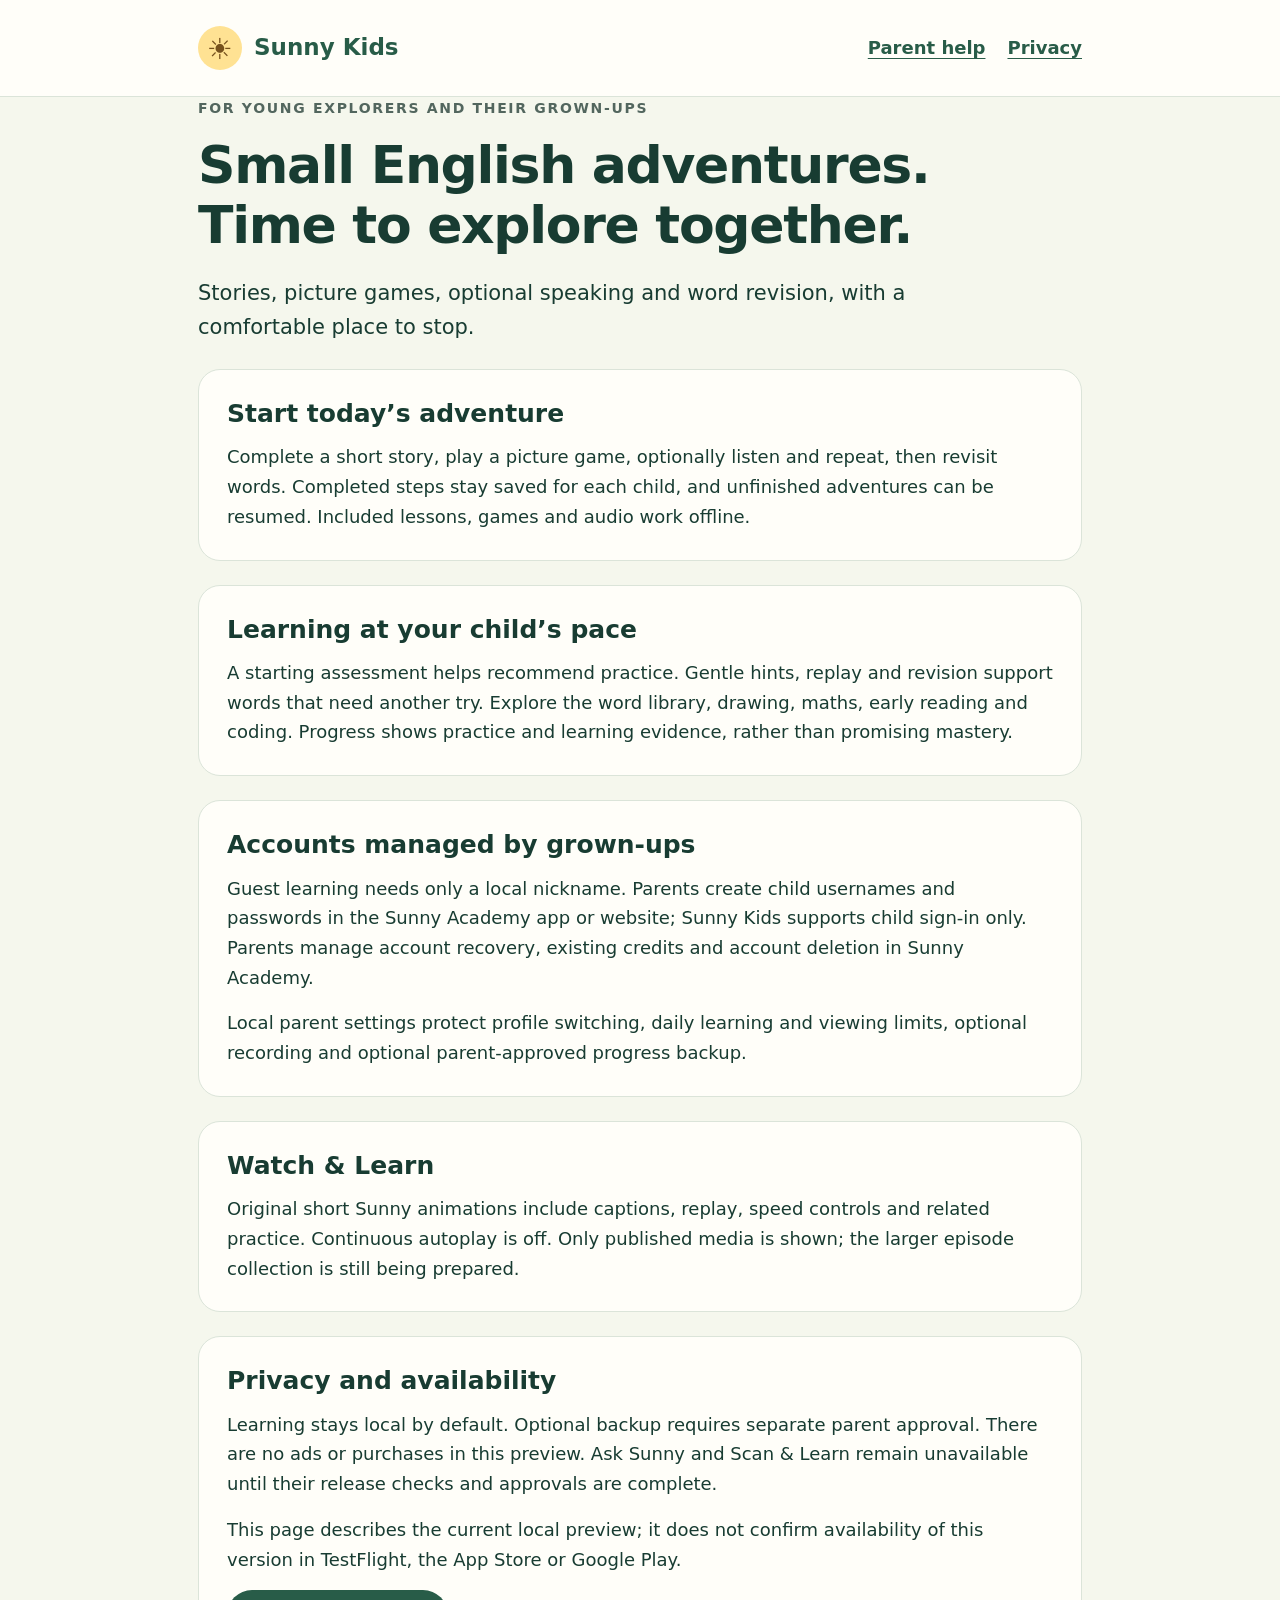
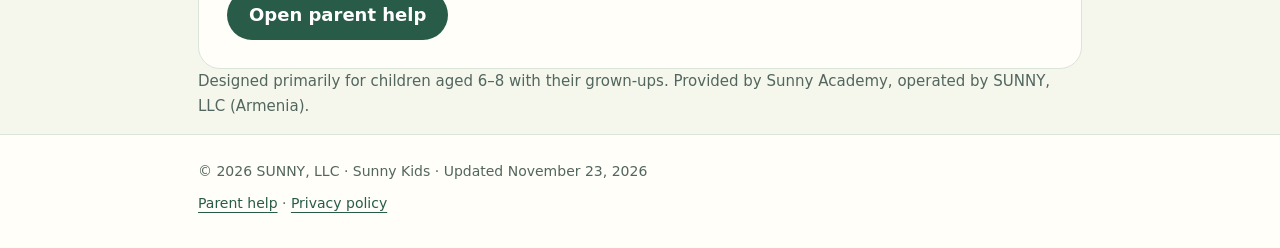
<file: index.html>
<!doctype html>
<html lang="en">
<head><meta charset="utf-8"><meta name="viewport" content="width=device-width,initial-scale=1"><meta name="description" content="Sunny Kids: offline English adventures, child profiles, parent controls and optional learning backup."><title>English adventures · Sunny Kids</title><link rel="stylesheet" href="styles.css"></head>
<body>
<a class="skip" href="#main">Skip to content</a>
<header><div class="wrap header"><a class="brand" href="./"><span class="sun" aria-hidden="true">☀</span>Sunny Kids</a><nav aria-label="Main navigation"><a href="./support/">Parent help</a><a href="./privacy/">Privacy</a></nav></div></header>
<main id="main" class="wrap"><p class="eyebrow">For young explorers and their grown-ups</p><h1>Small English adventures.<br>Time to explore together.</h1><p class="intro">Stories, picture games, optional speaking and word revision, with a comfortable place to stop.</p><section class="card"><h2>Start today’s adventure</h2><p>Complete a short story, play a picture game, optionally listen and repeat, then revisit words. Completed steps stay saved for each child, and unfinished adventures can be resumed. Included lessons, games and audio work offline.</p></section>
<section class="card"><h2>Learning at your child’s pace</h2><p>A starting assessment helps recommend practice. Gentle hints, replay and revision support words that need another try. Explore the word library, drawing, maths, early reading and coding. Progress shows practice and learning evidence, rather than promising mastery.</p></section>
<section class="card"><h2>Accounts managed by grown-ups</h2><p>Guest learning needs only a local nickname. Parents create child usernames and passwords in the Sunny Academy app or website; Sunny Kids supports child sign-in only. Parents manage account recovery, existing credits and account deletion in Sunny Academy.</p><p>Local parent settings protect profile switching, daily learning and viewing limits, optional recording and optional parent-approved progress backup.</p></section>
<section class="card"><h2>Watch &amp; Learn</h2><p>Original short Sunny animations include captions, replay, speed controls and related practice. Continuous autoplay is off. Only published media is shown; the larger episode collection is still being prepared.</p></section>
<section class="card"><h2>Privacy and availability</h2><p>Learning stays local by default. Optional backup requires separate parent approval. There are no ads or purchases in this preview. Ask Sunny and Scan &amp; Learn remain unavailable until their release checks and approvals are complete.</p><p>This page describes the current local preview; it does not confirm availability of this version in TestFlight, the App Store or Google Play.</p><a class="button" href="support/">Open parent help</a></section>
<p class="meta">Designed primarily for children aged 6–8 with their grown-ups. Provided by Sunny Academy, operated by SUNNY, LLC (Armenia).</p></main>
<footer><div class="wrap"><p>© 2026 SUNNY, LLC · Sunny Kids · Updated November 23, 2026</p><p><a href="./support/">Parent help</a> · <a href="./privacy/">Privacy policy</a></p></div></footer>
</body></html>
</file>
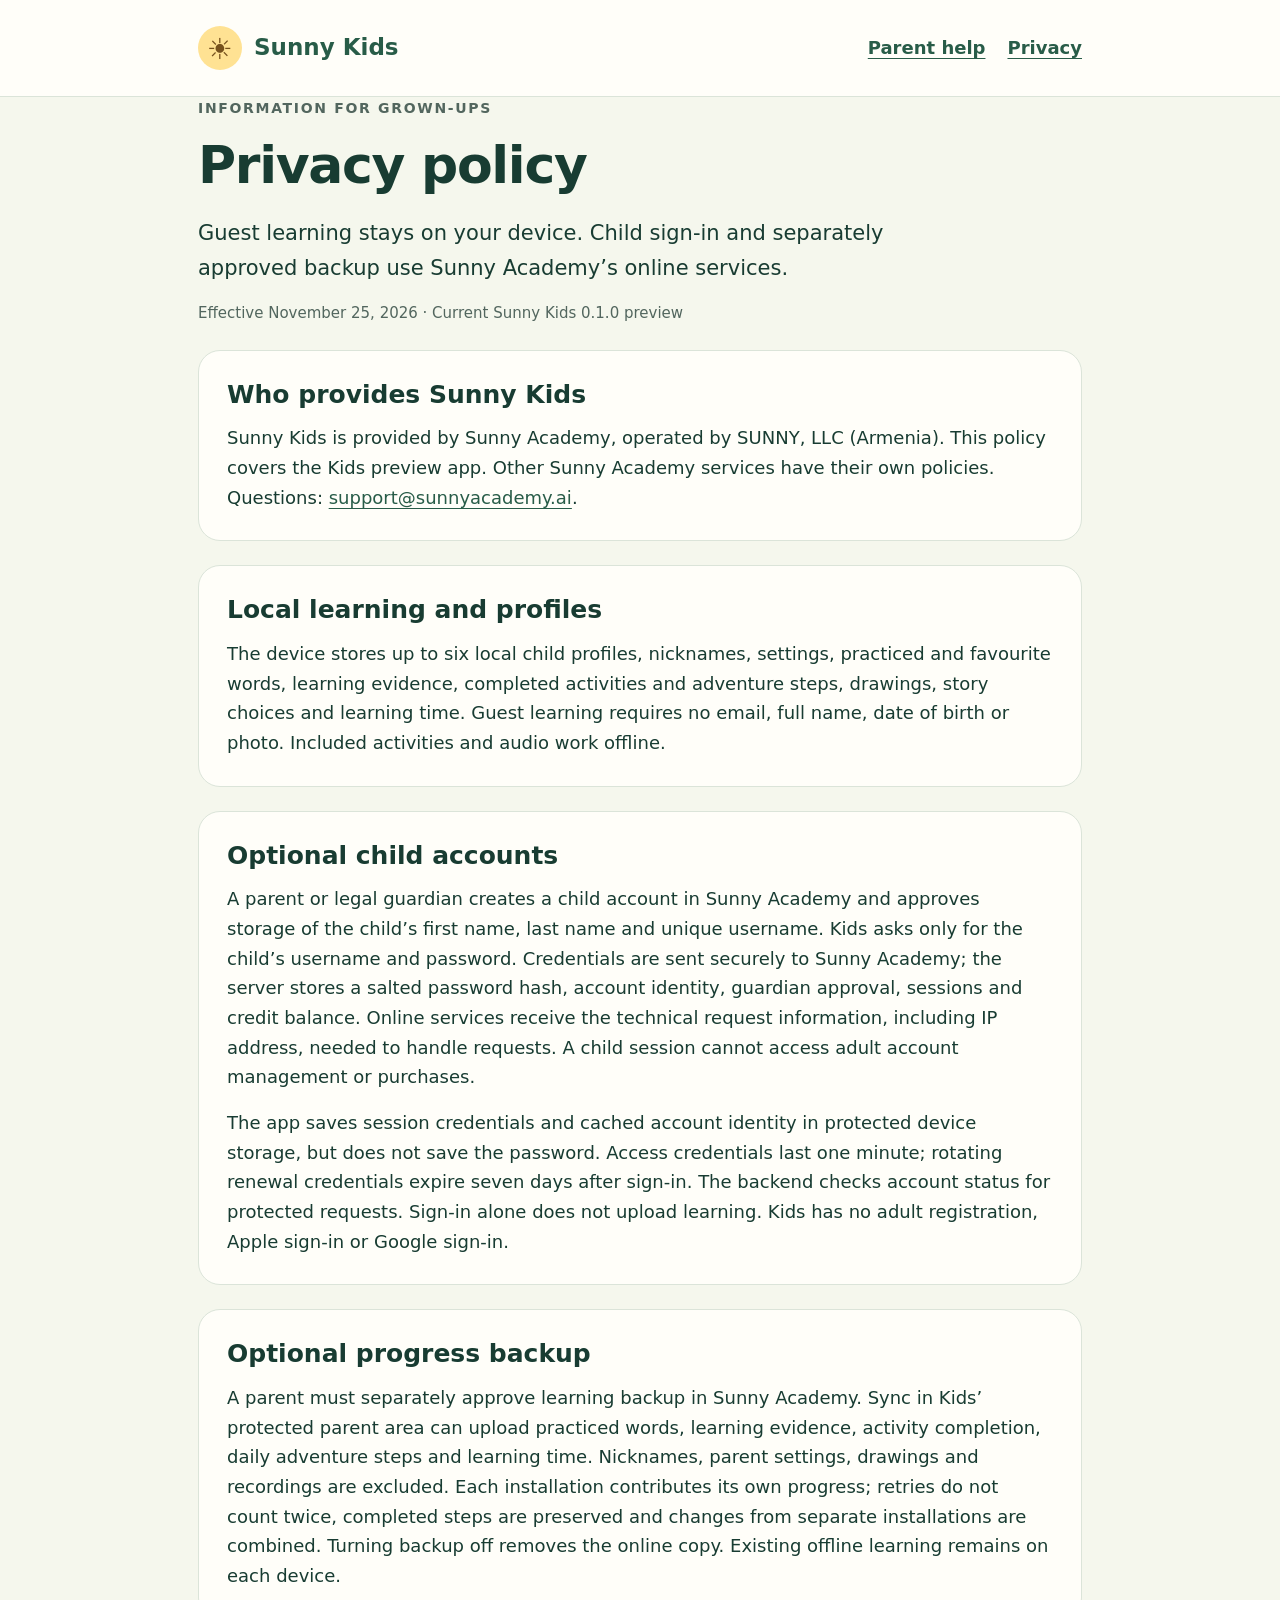
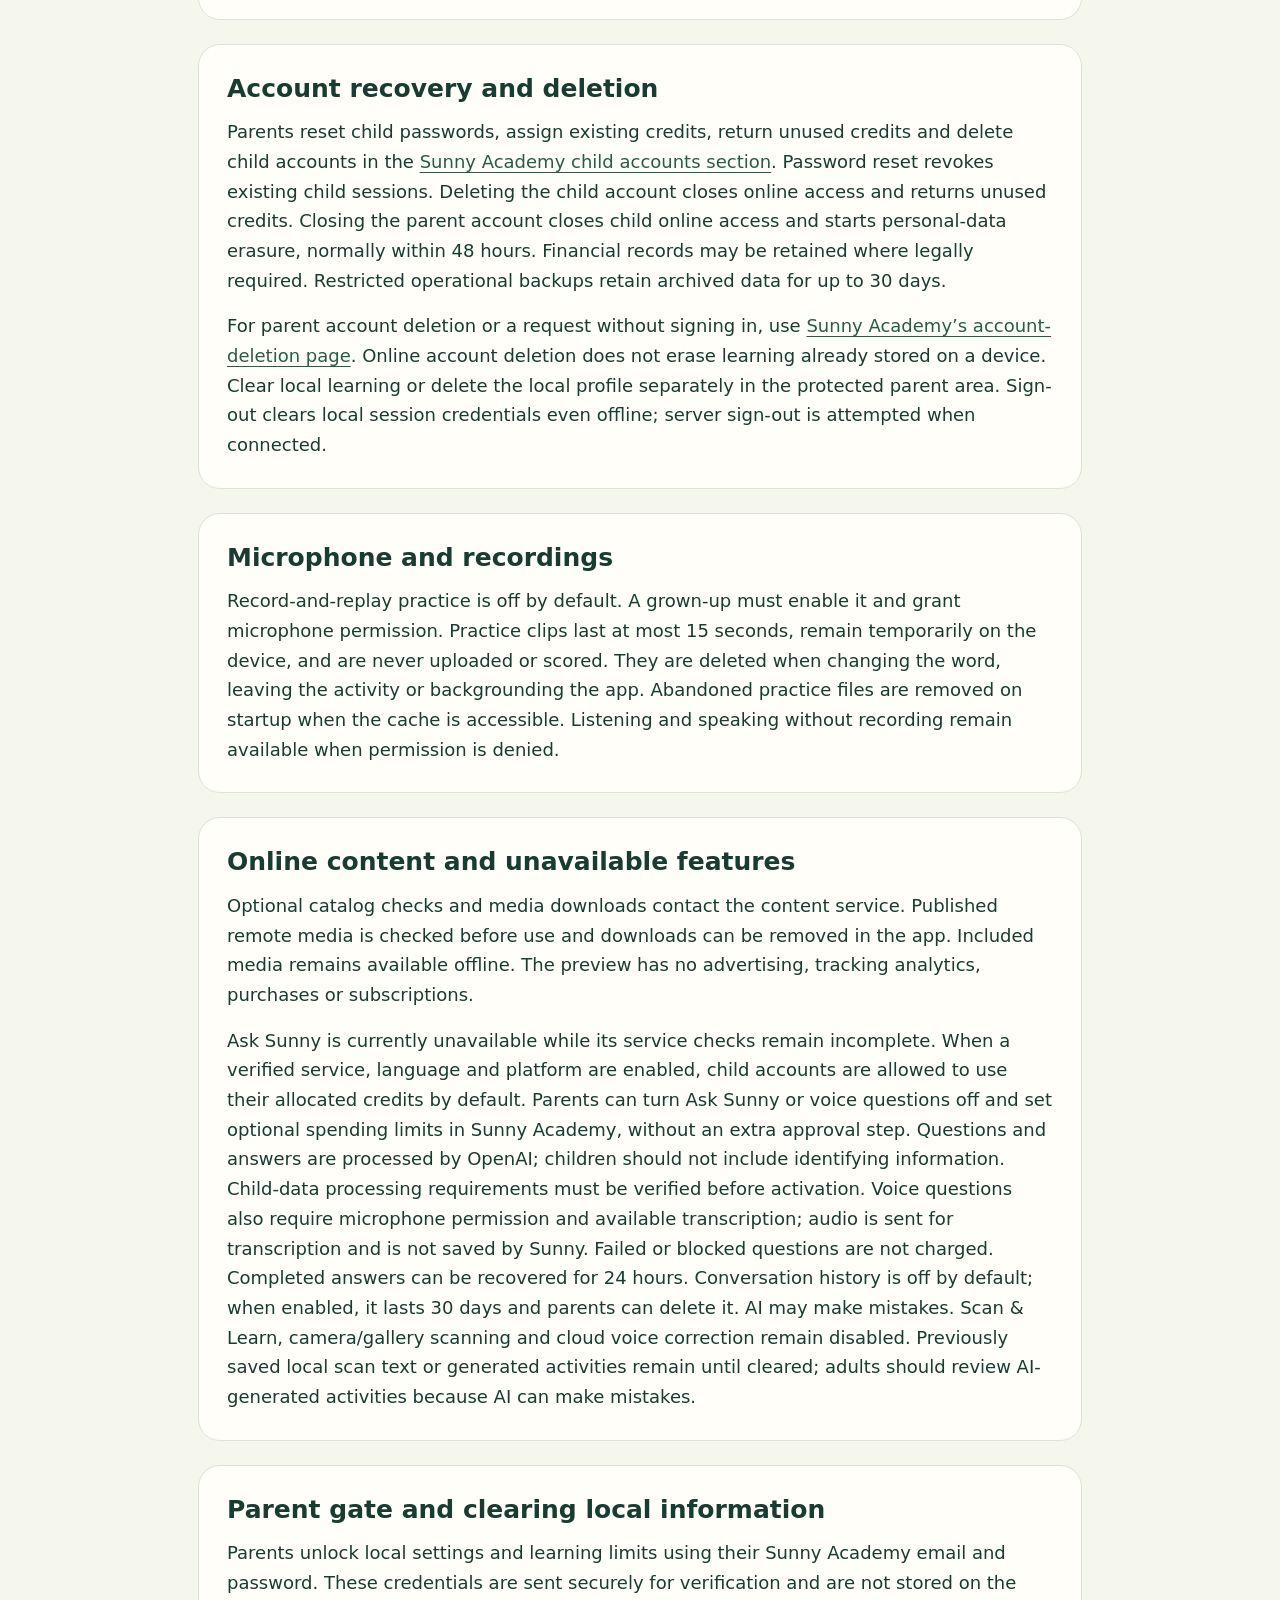
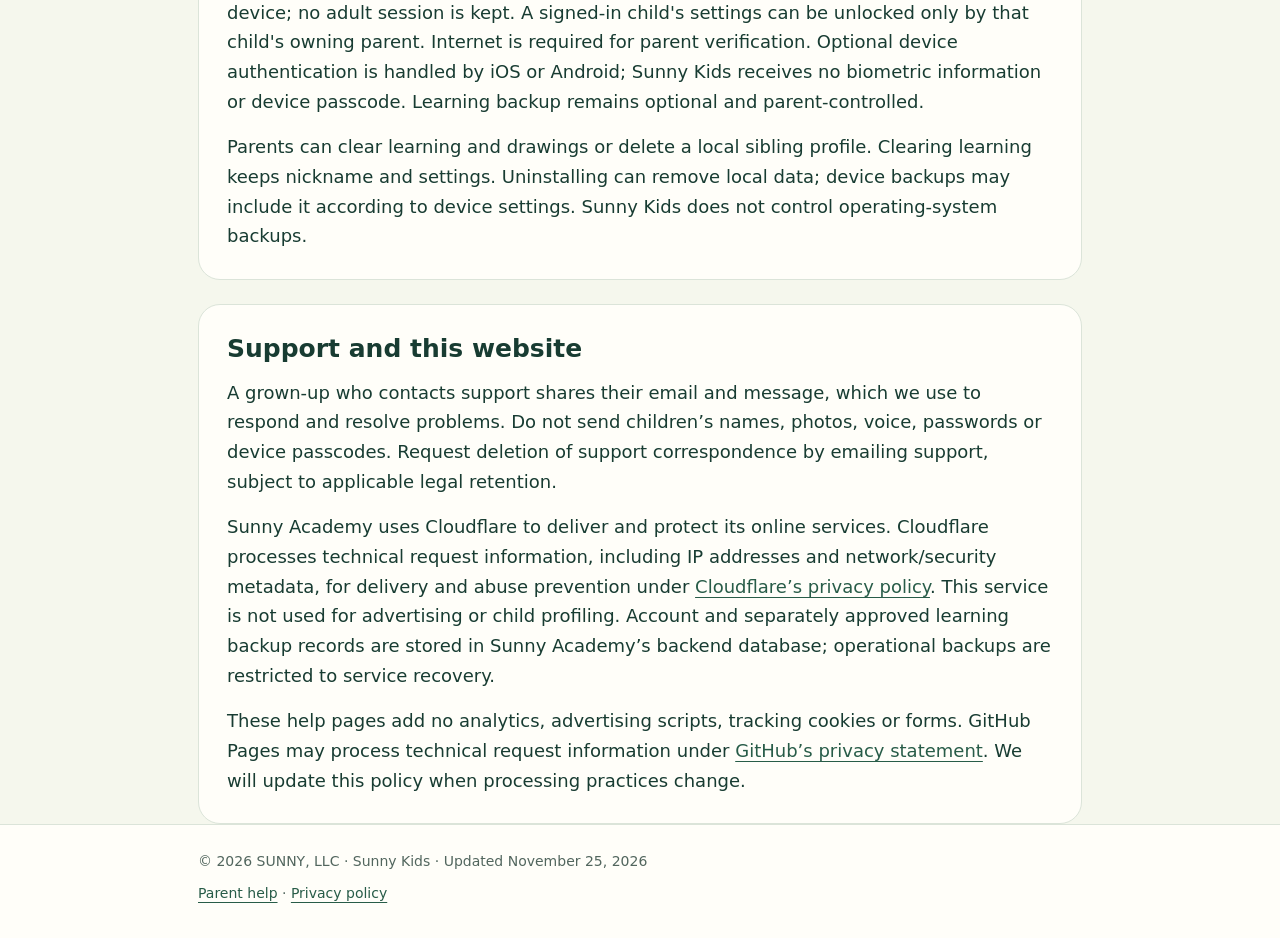
<file: privacy/index.html>
<!doctype html>
<html lang="en">
<head><meta charset="utf-8"><meta name="viewport" content="width=device-width,initial-scale=1"><meta name="description" content="Sunny Kids privacy: local profiles, parent-managed child accounts, optional backup, recordings and deletion."><title>Privacy policy · Sunny Kids</title><link rel="stylesheet" href="../styles.css"></head>
<body>
<a class="skip" href="#main">Skip to content</a>
<header><div class="wrap header"><a class="brand" href="../"><span class="sun" aria-hidden="true">☀</span>Sunny Kids</a><nav aria-label="Main navigation"><a href="../support/">Parent help</a><a href="../privacy/">Privacy</a></nav></div></header>
<main id="main" class="wrap"><p class="eyebrow">Information for grown-ups</p><h1>Privacy policy</h1><p class="intro">Guest learning stays on your device. Child sign-in and separately approved backup use Sunny Academy’s online services.</p><p class="meta">Effective November 25, 2026 · Current Sunny Kids 0.1.0 preview</p><section class="card"><h2>Who provides Sunny Kids</h2><p>Sunny Kids is provided by Sunny Academy, operated by SUNNY, LLC (Armenia). This policy covers the Kids preview app. Other Sunny Academy services have their own policies. Questions: <a href="mailto:support@sunnyacademy.ai">support@sunnyacademy.ai</a>.</p></section>
<section class="card"><h2>Local learning and profiles</h2><p>The device stores up to six local child profiles, nicknames, settings, practiced and favourite words, learning evidence, completed activities and adventure steps, drawings, story choices and learning time. Guest learning requires no email, full name, date of birth or photo. Included activities and audio work offline.</p></section>
<section class="card"><h2>Optional child accounts</h2><p>A parent or legal guardian creates a child account in Sunny Academy and approves storage of the child’s first name, last name and unique username. Kids asks only for the child’s username and password. Credentials are sent securely to Sunny Academy; the server stores a salted password hash, account identity, guardian approval, sessions and credit balance. Online services receive the technical request information, including IP address, needed to handle requests. A child session cannot access adult account management or purchases.</p><p>The app saves session credentials and cached account identity in protected device storage, but does not save the password. Access credentials last one minute; rotating renewal credentials expire seven days after sign-in. The backend checks account status for protected requests. Sign-in alone does not upload learning. Kids has no adult registration, Apple sign-in or Google sign-in.</p></section>
<section class="card"><h2>Optional progress backup</h2><p>A parent must separately approve learning backup in Sunny Academy. Sync in Kids’ protected parent area can upload practiced words, learning evidence, activity completion, daily adventure steps and learning time. Nicknames, parent settings, drawings and recordings are excluded. Each installation contributes its own progress; retries do not count twice, completed steps are preserved and changes from separate installations are combined. Turning backup off removes the online copy. Existing offline learning remains on each device.</p></section>
<section class="card"><h2>Account recovery and deletion</h2><p>Parents reset child passwords, assign existing credits, return unused credits and delete child accounts in the <a href="https://sunnyacademy.ai/en/profile#sunny-kids-accounts">Sunny Academy child accounts section</a>. Password reset revokes existing child sessions. Deleting the child account closes online access and returns unused credits. Closing the parent account closes child online access and starts personal-data erasure, normally within 48 hours. Financial records may be retained where legally required. Restricted operational backups retain archived data for up to 30 days.</p><p>For parent account deletion or a request without signing in, use <a href="https://sunnyacademy.ai/en/delete-account">Sunny Academy’s account-deletion page</a>. Online account deletion does not erase learning already stored on a device. Clear local learning or delete the local profile separately in the protected parent area. Sign-out clears local session credentials even offline; server sign-out is attempted when connected.</p></section>
<section class="card"><h2>Microphone and recordings</h2><p>Record-and-replay practice is off by default. A grown-up must enable it and grant microphone permission. Practice clips last at most 15 seconds, remain temporarily on the device, and are never uploaded or scored. They are deleted when changing the word, leaving the activity or backgrounding the app. Abandoned practice files are removed on startup when the cache is accessible. Listening and speaking without recording remain available when permission is denied.</p></section>
<section class="card"><h2>Online content and unavailable features</h2><p>Optional catalog checks and media downloads contact the content service. Published remote media is checked before use and downloads can be removed in the app. Included media remains available offline. The preview has no advertising, tracking analytics, purchases or subscriptions.</p><p>Ask Sunny is currently unavailable while its service checks remain incomplete. When a verified service, language and platform are enabled, child accounts are allowed to use their allocated credits by default. Parents can turn Ask Sunny or voice questions off and set optional spending limits in Sunny Academy, without an extra approval step. Questions and answers are processed by OpenAI; children should not include identifying information. Child-data processing requirements must be verified before activation. Voice questions also require microphone permission and available transcription; audio is sent for transcription and is not saved by Sunny. Failed or blocked questions are not charged. Completed answers can be recovered for 24 hours. Conversation history is off by default; when enabled, it lasts 30 days and parents can delete it. AI may make mistakes. Scan &amp; Learn, camera/gallery scanning and cloud voice correction remain disabled. Previously saved local scan text or generated activities remain until cleared; adults should review AI-generated activities because AI can make mistakes.</p></section>
<section class="card"><h2>Parent gate and clearing local information</h2><p>Parents unlock local settings and learning limits using their Sunny Academy email and password. These credentials are sent securely for verification and are not stored on the device; no adult session is kept. A signed-in child's settings can be unlocked only by that child's owning parent. Internet is required for parent verification. Optional device authentication is handled by iOS or Android; Sunny Kids receives no biometric information or device passcode. Learning backup remains optional and parent-controlled.</p><p>Parents can clear learning and drawings or delete a local sibling profile. Clearing learning keeps nickname and settings. Uninstalling can remove local data; device backups may include it according to device settings. Sunny Kids does not control operating-system backups.</p></section>
<section class="card"><h2>Support and this website</h2><p>A grown-up who contacts support shares their email and message, which we use to respond and resolve problems. Do not send children’s names, photos, voice, passwords or device passcodes. Request deletion of support correspondence by emailing support, subject to applicable legal retention.</p><p>Sunny Academy uses Cloudflare to deliver and protect its online services. Cloudflare processes technical request information, including IP addresses and network/security metadata, for delivery and abuse prevention under <a href="https://www.cloudflare.com/privacypolicy/">Cloudflare’s privacy policy</a>. This service is not used for advertising or child profiling. Account and separately approved learning backup records are stored in Sunny Academy’s backend database; operational backups are restricted to service recovery.</p><p>These help pages add no analytics, advertising scripts, tracking cookies or forms. GitHub Pages may process technical request information under <a href="https://docs.github.com/en/site-policy/privacy-policies/github-general-privacy-statement">GitHub’s privacy statement</a>. We will update this policy when processing practices change.</p></section>
</main>
<footer><div class="wrap"><p>© 2026 SUNNY, LLC · Sunny Kids · Updated November 25, 2026</p><p><a href="../support/">Parent help</a> · <a href="../privacy/">Privacy policy</a></p></div></footer>
</body></html>
</file>
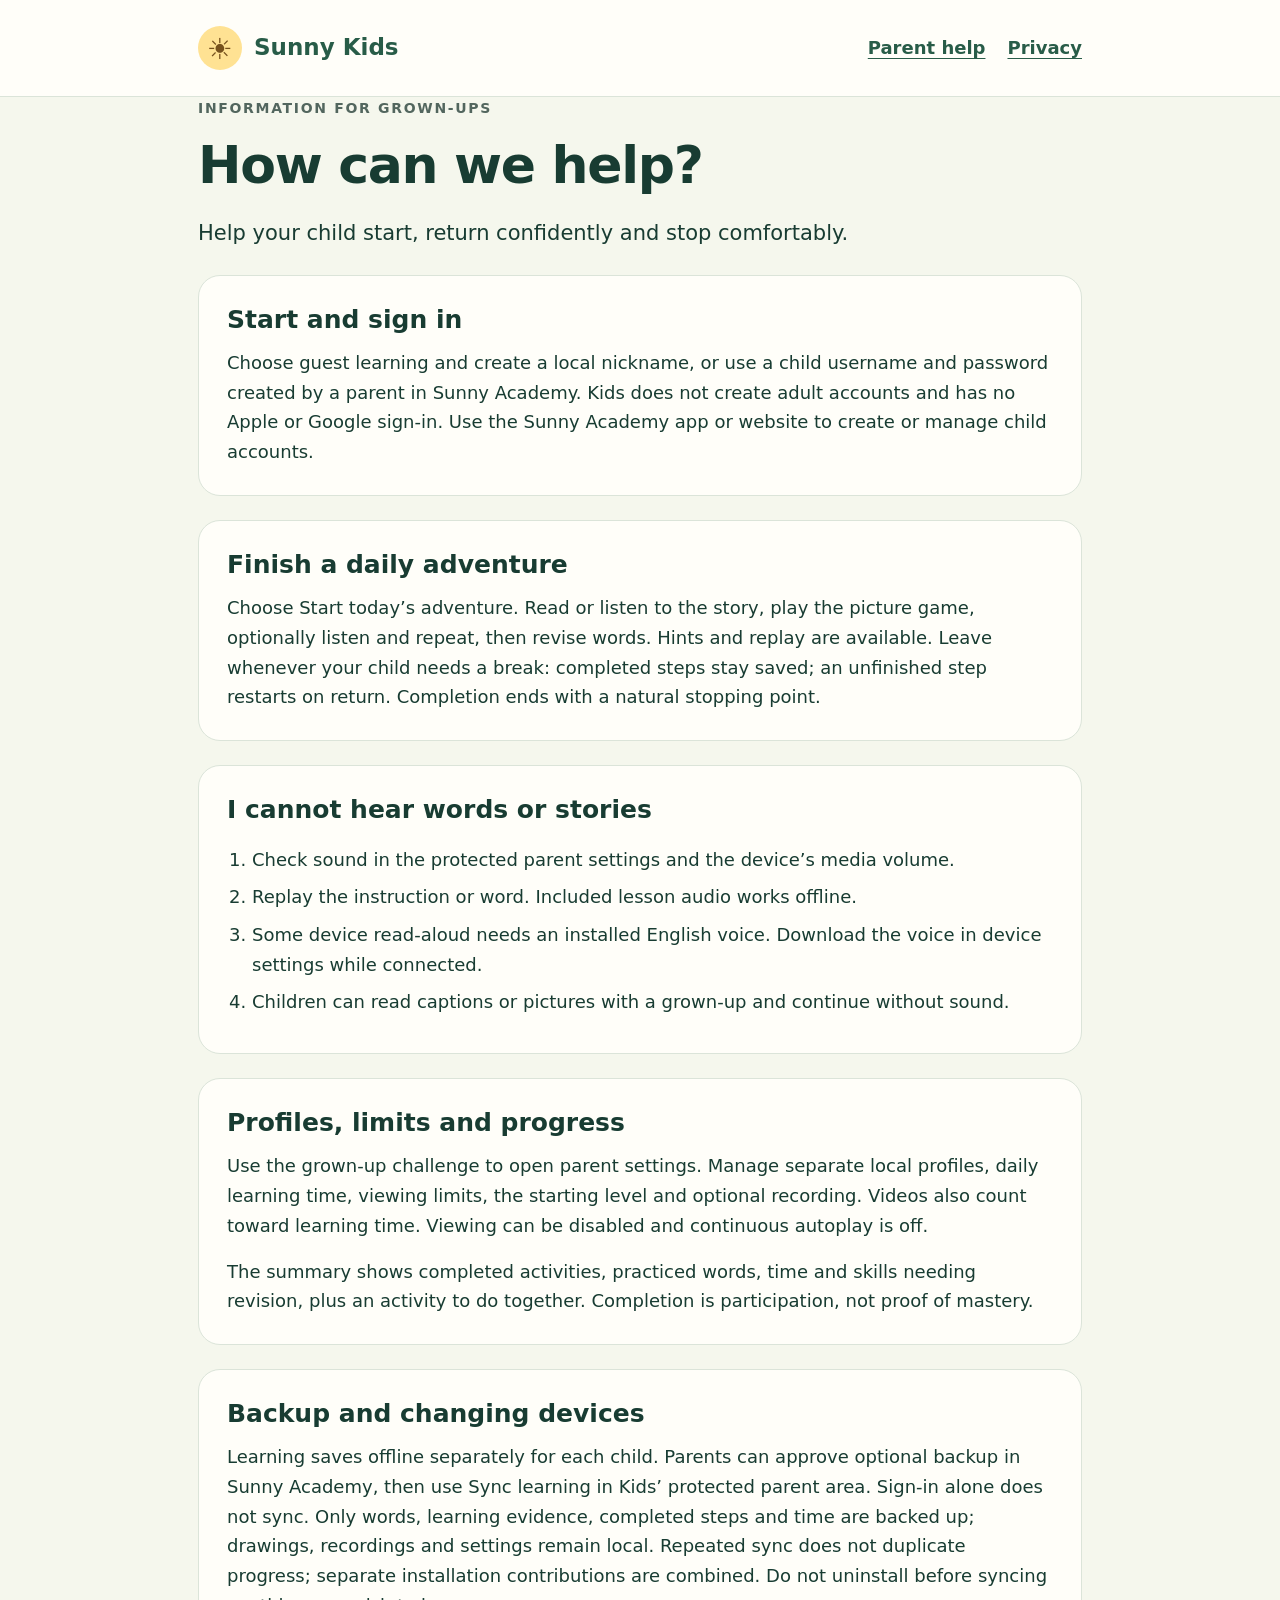
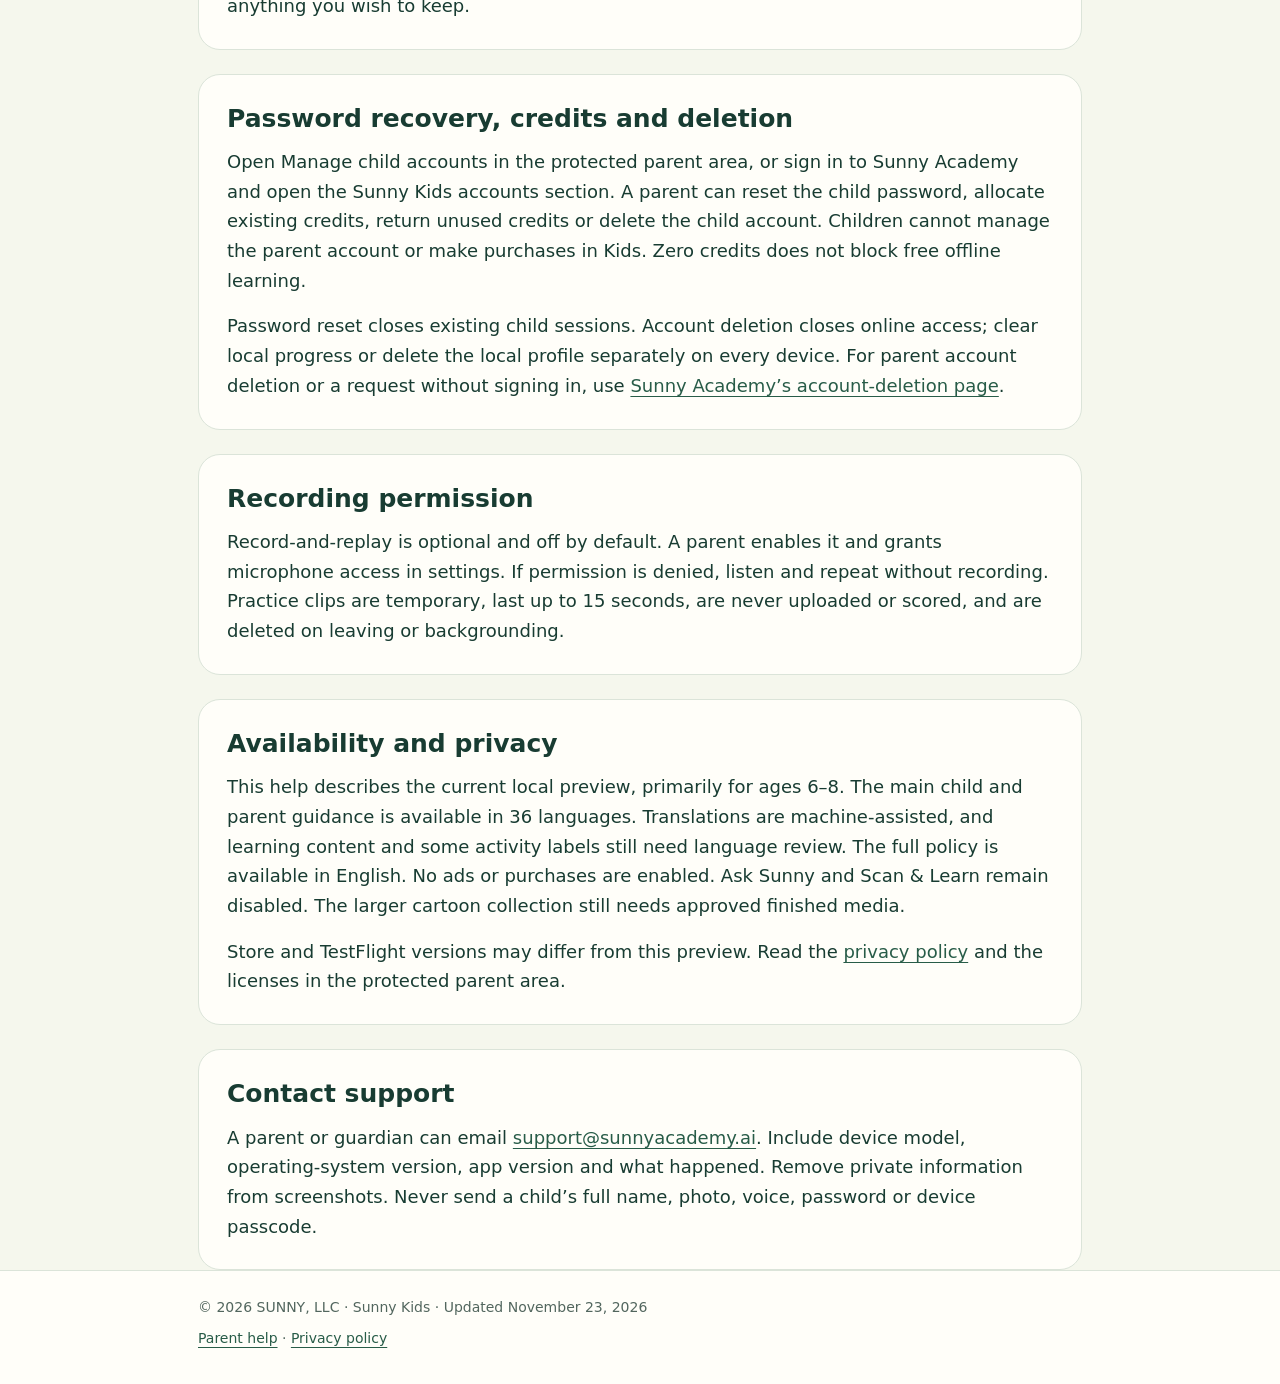
<file: support/index.html>
<!doctype html>
<html lang="en">
<head><meta charset="utf-8"><meta name="viewport" content="width=device-width,initial-scale=1"><meta name="description" content="Help with Sunny Kids child login, offline adventures, sound, parent limits, backup and account recovery."><title>Parent help · Sunny Kids</title><link rel="stylesheet" href="../styles.css"></head>
<body>
<a class="skip" href="#main">Skip to content</a>
<header><div class="wrap header"><a class="brand" href="../"><span class="sun" aria-hidden="true">☀</span>Sunny Kids</a><nav aria-label="Main navigation"><a href="../support/">Parent help</a><a href="../privacy/">Privacy</a></nav></div></header>
<main id="main" class="wrap"><p class="eyebrow">Information for grown-ups</p><h1>How can we help?</h1><p class="intro">Help your child start, return confidently and stop comfortably.</p><section class="card"><h2>Start and sign in</h2><p>Choose guest learning and create a local nickname, or use a child username and password created by a parent in Sunny Academy. Kids does not create adult accounts and has no Apple or Google sign-in. Use the Sunny Academy app or website to create or manage child accounts.</p></section>
<section class="card"><h2>Finish a daily adventure</h2><p>Choose Start today’s adventure. Read or listen to the story, play the picture game, optionally listen and repeat, then revise words. Hints and replay are available. Leave whenever your child needs a break: completed steps stay saved; an unfinished step restarts on return. Completion ends with a natural stopping point.</p></section>
<section class="card"><h2>I cannot hear words or stories</h2><ol><li>Check sound in the protected parent settings and the device’s media volume.</li><li>Replay the instruction or word. Included lesson audio works offline.</li><li>Some device read-aloud needs an installed English voice. Download the voice in device settings while connected.</li><li>Children can read captions or pictures with a grown-up and continue without sound.</li></ol></section>
<section class="card"><h2>Profiles, limits and progress</h2><p>Use the grown-up challenge to open parent settings. Manage separate local profiles, daily learning time, viewing limits, the starting level and optional recording. Videos also count toward learning time. Viewing can be disabled and continuous autoplay is off.</p><p>The summary shows completed activities, practiced words, time and skills needing revision, plus an activity to do together. Completion is participation, not proof of mastery.</p></section>
<section class="card"><h2>Backup and changing devices</h2><p>Learning saves offline separately for each child. Parents can approve optional backup in Sunny Academy, then use Sync learning in Kids’ protected parent area. Sign-in alone does not sync. Only words, learning evidence, completed steps and time are backed up; drawings, recordings and settings remain local. Repeated sync does not duplicate progress; separate installation contributions are combined. Do not uninstall before syncing anything you wish to keep.</p></section>
<section class="card"><h2>Password recovery, credits and deletion</h2><p>Open Manage child accounts in the protected parent area, or sign in to Sunny Academy and open the Sunny Kids accounts section. A parent can reset the child password, allocate existing credits, return unused credits or delete the child account. Children cannot manage the parent account or make purchases in Kids. Zero credits does not block free offline learning.</p><p>Password reset closes existing child sessions. Account deletion closes online access; clear local progress or delete the local profile separately on every device. For parent account deletion or a request without signing in, use <a href="https://sunnyacademy.ai/en/delete-account">Sunny Academy’s account-deletion page</a>.</p></section>
<section class="card"><h2>Recording permission</h2><p>Record-and-replay is optional and off by default. A parent enables it and grants microphone access in settings. If permission is denied, listen and repeat without recording. Practice clips are temporary, last up to 15 seconds, are never uploaded or scored, and are deleted on leaving or backgrounding.</p></section>
<section class="card"><h2>Availability and privacy</h2><p>This help describes the current local preview, primarily for ages 6–8. The main child and parent guidance is available in 36 languages. Translations are machine-assisted, and learning content and some activity labels still need language review. The full policy is available in English. No ads or purchases are enabled. Ask Sunny and Scan &amp; Learn remain disabled. The larger cartoon collection still needs approved finished media.</p><p>Store and TestFlight versions may differ from this preview. Read the <a href="../privacy/">privacy policy</a> and the licenses in the protected parent area.</p></section>
<section class="card"><h2>Contact support</h2><p>A parent or guardian can email <a href="mailto:support@sunnyacademy.ai?subject=Sunny%20Kids%20support">support@sunnyacademy.ai</a>. Include device model, operating-system version, app version and what happened. Remove private information from screenshots. Never send a child’s full name, photo, voice, password or device passcode.</p></section>
</main>
<footer><div class="wrap"><p>© 2026 SUNNY, LLC · Sunny Kids · Updated November 23, 2026</p><p><a href="../support/">Parent help</a> · <a href="../privacy/">Privacy policy</a></p></div></footer>
</body></html>
</file>
<file: styles.css>
:root{color-scheme:light;--ink:#183c32;--muted:#52665e;--green:#285c48;--paper:#fffef9;--line:#dbe4d9;--sun:#ffe293}
*{box-sizing:border-box}html{scroll-behavior:smooth}body{margin:0;background:#f5f7ed;color:var(--ink);font-family:system-ui,-apple-system,BlinkMacSystemFont,"Segoe UI",sans-serif;font-size:18px;line-height:1.65}a{color:var(--green);text-underline-offset:4px}a:hover{text-decoration-thickness:2px}a:focus-visible{outline:3px solid #a16600;outline-offset:5px;border-radius:3px}.skip{position:absolute;top:-100px;left:20px;background:white;padding:12px;z-index:2}.skip:focus{top:12px}.wrap{max-width:940px;margin:auto;padding:0 28px}header{background:var(--paper);border-bottom:1px solid var(--line)}.header{display:flex;align-items:center;justify-content:space-between;gap:22px;min-height:96px;flex-wrap:wrap;padding-top:16px;padding-bottom:16px}.brand{display:flex;gap:12px;align-items:center;font-size:23px;font-weight:800;text-decoration:none}.sun{background:var(--sun);border-radius:50%;width:44px;height:44px;display:grid;place-items:center;font-size:29px;color:#76511d}nav{display:flex;gap:22px;flex-wrap:wrap}nav a{min-height:44px;display:inline-flex;align-items:center;font-weight:650}nav a[aria-current=page]{text-decoration-thickness:3px}main{padding-top:48px;padding-bottom:52px}.eyebrow{font-size:14px;text-transform:uppercase;letter-spacing:.12em;font-weight:750;color:var(--muted)}h1{font-size:clamp(34px,6vw,52px);line-height:1.15;letter-spacing:-.025em;margin:12px 0 20px}h2{font-size:25px;line-height:1.3;margin:0 0 12px}p{margin:0 0 16px}.intro{font-size:21px;max-width:740px}.meta{color:var(--muted);font-size:15px}.card{background:var(--paper);border:1px solid var(--line);border-radius:22px;padding:28px;margin-top:24px}.card p:last-child,.card ul:last-child,.card ol:last-child{margin-bottom:0}.grid{display:grid;grid-template-columns:1fr 1fr;gap:22px}.button{display:inline-flex;align-items:center;justify-content:center;min-height:48px;padding:10px 22px;border-radius:28px;background:var(--green);color:white;font-weight:700;text-decoration:none}.note{border-left:4px solid #cfa74c;padding-left:18px;color:var(--muted)}li{padding-bottom:8px}ul,ol{padding-left:25px}.contact{overflow-wrap:anywhere}footer{background:var(--paper);border-top:1px solid var(--line);padding:25px 0;color:var(--muted);font-size:14px}footer p{margin-bottom:8px}@media(max-width:600px){.wrap{padding-left:20px;padding-right:20px}.header{gap:10px}.grid{grid-template-columns:1fr;gap:0}.card{padding:22px}main{padding-top:32px}nav{gap:18px}.intro{font-size:19px}}@media(prefers-reduced-motion:reduce){html{scroll-behavior:auto}}
</file>
